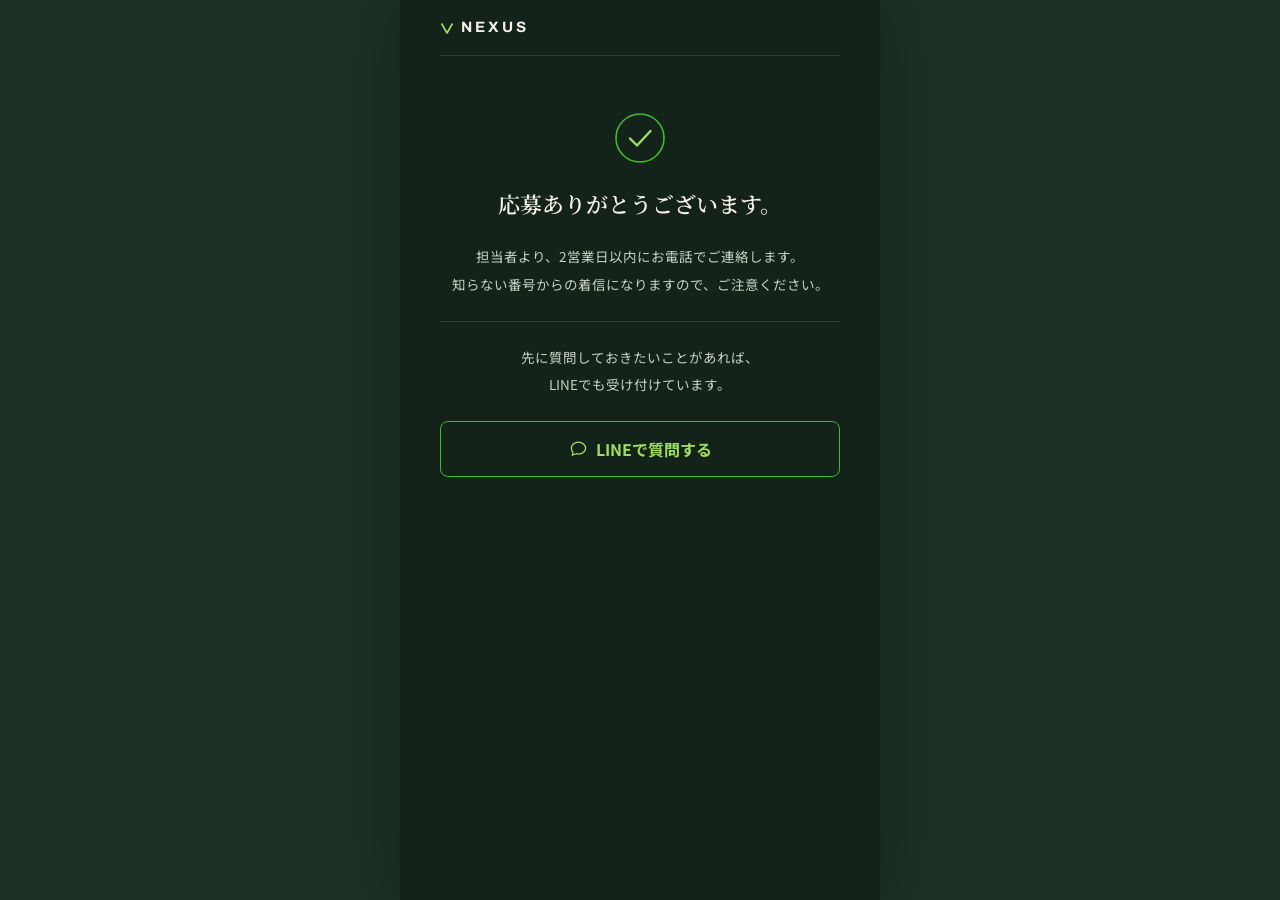
<file: thanks/index.html>
<!doctype html>
<html lang="ja">
<head>
<meta charset="utf-8">
<meta name="viewport" content="width=device-width, initial-scale=1">
<title>応募ありがとうございます｜NEXUS パーソナルトレーナー採用</title>
<meta name="description" content="ご応募ありがとうございます。担当者より2営業日以内にご連絡します。">
<meta name="robots" content="noindex, nofollow">

<link rel="preconnect" href="https://fonts.googleapis.com">
<link rel="preconnect" href="https://fonts.gstatic.com" crossorigin>
<link rel="stylesheet" href="https://fonts.googleapis.com/css2?family=Archivo:wght@600;700&family=Noto+Sans+JP:wght@400;500;700&family=Noto+Serif+JP:wght@600&display=swap">
<link rel="stylesheet" href="/styles.css">

<!-- Google Tag Manager -->
<script>(function(w,d,s,l,i){w[l]=w[l]||[];w[l].push({'gtm.start':
new Date().getTime(),event:'gtm.js'});var f=d.getElementsByTagName(s)[0],
j=d.createElement(s),dl=l!='dataLayer'?'&l='+l:'';j.async=true;j.src=
'https://www.googletagmanager.com/gtm.js?id='+i+dl;f.parentNode.insertBefore(j,f);
})(window,document,'script','dataLayer','GTM-TMS968DN');</script>
<!-- End Google Tag Manager -->

<script>
  /* コンバージョン。GTMで「trainer_application_complete」を
     カスタムイベントトリガーにして Meta Pixel の Lead を発火させること。 */
  window.dataLayer = window.dataLayer || [];
  window.dataLayer.push({ event: 'trainer_application_complete' });
</script>
</head>
<body style="padding-bottom:0">
<noscript><iframe src="https://www.googletagmanager.com/ns.html?id=GTM-TMS968DN"
height="0" width="0" style="display:none;visibility:hidden"></iframe></noscript>

<svg width="0" height="0" style="position:absolute" aria-hidden="true" focusable="false">
  <symbol id="i-chat" viewBox="0 0 24 24" fill="none"><path d="M21 11.5c0 4.14-4.03 7.5-9 7.5-1.02 0-2-.14-2.9-.4L4 20.5l1.2-3.3C3.83 15.72 3 13.7 3 11.5 3 7.36 7.03 4 12 4s9 3.36 9 7.5Z" stroke="currentColor" stroke-width="1.6" stroke-linejoin="round"/></symbol>
  <symbol id="i-logo" viewBox="0 0 14 14" fill="none"><path d="M1.5 2.5 7 12l5.5-9.5" stroke="currentColor" stroke-width="1.6" stroke-linejoin="round"/></symbol>
</svg>

<div class="page s-dark" style="min-height:100vh">
  <div class="wrap">
    <div class="hdr">
      <a class="logo" href="/"><svg width="14" height="14" style="color:var(--accent-2)"><use href="#i-logo"/></svg>NEXUS</a>
    </div>

    <div class="thanks">
      <svg width="52" height="52" viewBox="0 0 52 52" fill="none" aria-hidden="true">
        <circle cx="26" cy="26" r="24" stroke="#3DBB2A" stroke-width="1.6"/>
        <path d="M16 26.5 23 33.5 36.5 19" stroke="#9FE05A" stroke-width="2.4" stroke-linecap="round" stroke-linejoin="round"/>
      </svg>

      <h1>応募ありがとうございます。</h1>

      <p>担当者より、2営業日以内にお電話でご連絡します。<br>知らない番号からの着信になりますので、ご注意ください。</p>

      <hr>

      <p>先に質問しておきたいことがあれば、<br>LINEでも受け付けています。</p>

      <a class="btn btn-ghost" href="https://lin.ee/tHo9VZW" target="_blank" rel="noopener"><svg width="19" height="19"><use href="#i-chat"/></svg>LINEで質問する</a>
    </div>
  </div>
</div>
</body>
</html>
</file>
<file: styles.css>
/* ============================================================
   NEXUS パーソナルトレーナー採用LP
   カラー値は既存サイト（n-group-inc.com）のCSS変数からの実測値
   ============================================================ */

:root {
  /* ダーク面 */
  --ink: #14231A;
  --ink-2: #1D3025;
  --ink-3: #1B2C21;
  --on-dark: #F6F2E7;
  --muted-dark: #A6B3A0;
  --soft-dark: #8A9785;
  --hair-dark: rgba(246, 242, 231, 0.12);
  --hair-dark-2: rgba(246, 242, 231, 0.22);

  /* ライト面 */
  --paper: #F6F2E7;
  --paper-2: #EDE7D6;
  --card: #FFFDF7;
  --line: #C4BBA1;
  --line-soft: #E0D9C6;
  --muted: #6A6350;
  --body: #3F4A40;

  /* アクセント */
  --accent: #3DBB2A;         /* ダーク面のCTA */
  --accent-hover: #4FD139;
  --accent-2: #9FE05A;       /* ダーク面の強調文字 */
  --accent-deep: #127D24;    /* ライト面のCTA・強調文字 */
  --accent-deep-hover: #16912A;
  --accent-pressed: #0D5E1B;

  --error: #B85434;
  --error-dark: #E2795A;

  --maxw: 430px;
  --pad: 20px;
  --bar-h: 68px;

  --f-jp: "Noto Sans JP", "Hiragino Kaku Gothic ProN", "Yu Gothic", sans-serif;
  --f-serif: "Noto Serif JP", "Hiragino Mincho ProN", "Yu Mincho", serif;
  --f-num: Archivo, "Helvetica Neue", Arial, sans-serif;
}

* { box-sizing: border-box; }

html { -webkit-text-size-adjust: 100%; }

body {
  margin: 0;
  font-family: var(--f-jp);
  font-size: 15px;
  line-height: 1.9;
  color: var(--ink);
  background: var(--paper);
  -webkit-font-smoothing: antialiased;
  overflow-x: hidden;
  /* 追従CTAバーの分だけ余白を確保 */
  padding-bottom: calc(var(--bar-h) + env(safe-area-inset-bottom, 0px));
}

img { max-width: 100%; height: auto; display: block; }

a { color: var(--accent-deep); }
a:hover { color: var(--ink); }

:focus-visible {
  outline: 3px solid var(--accent-2);
  outline-offset: 2px;
}

.wrap {
  max-width: var(--maxw);
  margin-inline: auto;
  padding-inline: var(--pad);
}

.sr-only {
  position: absolute; width: 1px; height: 1px;
  padding: 0; margin: -1px; overflow: hidden;
  clip: rect(0 0 0 0); white-space: nowrap; border: 0;
}

/* ---------- 面 ---------- */
.s-dark { background: var(--ink); color: var(--on-dark); }
.s-light { background: var(--paper); color: var(--ink); }
.s-light-2 { background: var(--paper-2); color: var(--ink); }
section { padding-block: 58px 62px; }

/* ---------- 見出しユニット ---------- */
.eyebrow {
  font-family: var(--f-num);
  font-weight: 600;
  font-size: 11px;
  letter-spacing: 0.18em;
  color: var(--accent-deep);
  display: block;
  margin-bottom: 6px;
}
.s-dark .eyebrow { color: var(--accent-2); }

h2 {
  font-family: var(--f-serif);
  font-weight: 600;
  font-size: 21px;
  line-height: 1.55;
  margin: 0;
  text-wrap: balance;
  word-break: auto-phrase;
  line-break: strict;
}
.lede {
  word-break: auto-phrase;
  margin: 8px 0 0;
  font-size: 13px;
  line-height: 1.9;
  color: var(--muted);
}
.s-dark .lede { color: var(--muted-dark); }
.sec-head { margin-bottom: 30px; }

/* ---------- ボタン ---------- */
.btn {
  display: flex;
  align-items: center;
  justify-content: center;
  gap: 8px;
  min-height: 56px;
  padding: 8px 18px;
  border-radius: 8px;
  border: 1px solid transparent;
  font-family: var(--f-jp);
  font-size: 16px;
  font-weight: 700;
  text-decoration: none;
  cursor: pointer;
  transition: background-color .15s, border-color .15s, color .15s;
}
.btn svg { flex: none; }

.btn-primary { background: var(--accent); color: var(--on-dark); }
.btn-primary:hover { background: var(--accent-hover); color: var(--on-dark); }
.btn-primary:active { background: var(--accent-deep); }

.btn-primary-light { background: var(--accent-deep); color: var(--paper); }
.btn-primary-light:hover { background: var(--accent-deep-hover); color: var(--paper); }
.btn-primary-light:active { background: var(--accent-pressed); }

.btn-ghost { border-color: var(--accent); color: var(--accent-2); background: transparent; }
.btn-ghost:hover { border-color: var(--accent-2); color: var(--accent-2); }

.btn-ghost-light { border-color: var(--accent-deep); color: var(--accent-deep); background: transparent; }
.btn-ghost-light:hover { background: rgba(18, 125, 36, .06); color: var(--accent-deep); }

/* ---------- ヘッダー ---------- */
.hdr {
  height: 56px;
  display: flex;
  align-items: center;
  justify-content: space-between;
  border-bottom: 1px solid var(--hair-dark);
}
.logo {
  display: flex; align-items: center; gap: 7px;
  font-family: var(--f-num); font-weight: 700; font-size: 15px;
  letter-spacing: 0.20em; color: var(--on-dark); text-decoration: none;
}
.hdr .btn {
  min-height: 44px; padding: 0 16px; font-size: 13px; border-radius: 6px;
}

/* ---------- ファーストビュー ---------- */
.hero { background: var(--ink); color: var(--on-dark); }
.hero-photo {
  height: 208px;
  background: var(--ink-2);
  border-bottom: 1px solid var(--hair-dark);
  display: grid;
  place-items: center;
  overflow: hidden;
}
.hero-photo img { width: 100%; height: 100%; object-fit: cover; }
.photo-slot {
  border: 1px dashed rgba(246, 242, 231, .28);
  border-radius: 4px;
  padding: 14px 18px;
  display: grid;
  justify-items: center;
  gap: 6px;
  font-size: 11px;
  color: rgba(246, 242, 231, .62);
  text-align: center;
}
.hero-body { padding-block: 22px 26px; display: grid; gap: 16px; }

.badges { display: flex; flex-wrap: wrap; gap: 6px; margin: 0; padding: 0; list-style: none; }
.badges li {
  font-size: 11px; font-weight: 500; padding: 5px 10px;
  border: 1px solid var(--hair-dark-2); border-radius: 100px;
}

h1 {
  font-family: var(--f-serif);
  font-weight: 600;
  font-size: 21px;
  line-height: 1.6;
  margin: 0;
  word-break: auto-phrase;
  line-break: strict;
}
h1 .num { font-family: var(--f-num); font-weight: 700; color: var(--accent-2); }

.hero-sub { margin: 0; font-size: 13px; line-height: 1.95; color: var(--muted-dark); }
.hero-cta { display: grid; gap: 10px; }
.cta-note { margin: 0; text-align: center; font-size: 11px; color: var(--soft-dark); }

.award {
  display: flex; align-items: center; gap: 10px;
  padding-top: 14px; border-top: 1px solid var(--hair-dark);
  font-size: 11px; line-height: 1.6; color: var(--muted-dark);
}

/* ---------- 定義リスト（募集の要点） ---------- */
.facts { margin: 0; border-top: 1px solid var(--line); }
.fact {
  display: grid;
  grid-template-columns: 84px 1fr;
  gap: 14px;
  padding-block: 19px;
  border-bottom: 1px solid var(--line);
  align-items: start;
}
.fact dt { font-size: 12px; font-weight: 500; color: var(--muted); line-height: 1.7; }
.fact dd { word-break: auto-phrase; margin: 0; font-size: 15px; font-weight: 700; line-height: 1.7; }
.fact dd .n { font-family: var(--f-num); font-size: 17px; }
.fact .sub { display: block; font-size: 12px; font-weight: 400; line-height: 1.75; color: var(--muted); margin-top: 4px; }
.fact .hl { color: var(--accent-deep); }

/* ---------- 給与ステップ ---------- */
.steps { display: grid; gap: 26px; margin-bottom: 30px; }
.step { display: grid; gap: 8px; }
.step-top { display: flex; align-items: baseline; justify-content: space-between; gap: 10px; }
.step-no { font-family: var(--f-num); font-weight: 600; font-size: 11px; letter-spacing: .14em; color: var(--soft-dark); }
.step-when { font-size: 11px; color: var(--soft-dark); text-align: right; }
.step.is-top .step-no, .step.is-top .step-when { color: var(--accent-2); }
.meter { height: 6px; background: rgba(246,242,231,.10); border-radius: 3px; overflow: hidden; }
.meter i { display: block; height: 100%; background: var(--accent); border-radius: 3px; }
.step.is-top .meter i { background: var(--accent-2); }
.amount { display: flex; align-items: baseline; flex-wrap: wrap; gap: 4px; }
.amount .n { font-family: var(--f-num); font-weight: 700; font-size: 27px; line-height: 1.2; }
.amount .unit { font-size: 13px; font-weight: 700; }
.amount .lbl { font-size: 12px; color: var(--muted-dark); }
.step.is-top .amount .n, .step.is-top .amount .unit { color: var(--accent-2); }
.step p { margin: 0; font-size: 12px; line-height: 1.8; color: var(--muted-dark); }

.panel-outline {
  border: 1px solid var(--accent);
  border-radius: 8px;
  background: var(--ink-2);
  padding: 18px 18px 20px;
  display: grid;
  gap: 10px;
}
.panel-outline h3 { margin: 0; font-size: 12px; font-weight: 700; color: var(--accent-2); }
.panel-outline p { margin: 0; font-size: 12px; line-height: 1.85; color: var(--muted-dark); }
.note-dark { margin: 16px 0 0; font-size: 11px; line-height: 1.8; color: var(--soft-dark); }

/* ---------- 先輩カード ---------- */
.members { display: grid; gap: 18px; }
.member {
  border: 1px solid var(--line);
  background: var(--card);
  padding: 18px;
  display: grid;
  gap: 14px;
}
.member-top { display: grid; grid-template-columns: 76px 1fr; gap: 14px; align-items: center; }
.member-id { display: grid; gap: 7px; }
.member-name { font-size: 18px; font-weight: 700; line-height: 1.4; }
.member-name span { font-size: 12px; font-weight: 500; color: var(--muted); }
.chip {
  font-size: 11px; font-weight: 500; padding: 4px 9px;
  border: 1px solid var(--line); border-radius: 100px;
  color: var(--muted); background: var(--paper);
  justify-self: start;
}
.member-stats {
  display: grid; grid-template-columns: 1fr 1fr; gap: 12px;
  padding-block: 14px;
  border-top: 1px solid var(--line-soft);
  border-bottom: 1px solid var(--line-soft);
}
.stat { display: grid; gap: 3px; }
.stat dt { font-size: 11px; font-weight: 500; color: var(--muted); }
.stat dd { margin: 0; font-family: var(--f-num); font-weight: 700; line-height: 1.15; font-size: 20px; }
.stat dd .u { font-family: var(--f-jp); font-size: 13px; }
.stat.is-pay dd { font-size: 28px; color: var(--accent-deep); }
.stat.is-pay dd .u { font-size: 14px; font-weight: 700; }
.member-cmt { margin: 0; font-size: 13px; line-height: 1.95; color: var(--body); }
.disclaimer { margin: 18px 0 22px; font-size: 11px; line-height: 1.8; color: var(--muted); }

/* ---------- 大きな数字（研修） ---------- */
.reasons { display: grid; gap: 20px; }
.reason { border-top: 2px solid var(--ink); padding-block: 18px 20px; display: grid; gap: 8px; }
.reason.is-hl { border-top-color: var(--accent-deep); }
.reason .fig { display: flex; align-items: baseline; gap: 6px; }
.reason .fig b { font-family: var(--f-num); font-weight: 700; font-size: 44px; line-height: 1; letter-spacing: -.02em; }
.reason .fig span { font-size: 16px; font-weight: 700; }
.reason.is-hl .fig b, .reason.is-hl .fig span { color: var(--accent-deep); }
.reason h3 { margin: 0; font-size: 15px; font-weight: 700; }
.reason p { margin: 0; font-size: 13px; line-height: 1.95; color: var(--body); }

/* ---------- タイムライン ---------- */
.timeline { display: grid; gap: 20px; margin-bottom: 24px; }
.tl-row { display: grid; grid-template-columns: 54px 1fr; gap: 14px; align-items: start; }
.tl-time { font-family: var(--f-num); font-weight: 600; font-size: 14px; color: var(--accent-2); padding-top: 1px; }
.tl-body { padding-left: 16px; border-left: 2px solid var(--hair-dark-2); display: grid; gap: 3px; }
.tl-row:first-child .tl-body, .tl-row:last-child .tl-body { border-left-color: var(--accent); }
.tl-body b { font-size: 14px; font-weight: 700; }
.tl-body span { font-size: 12px; line-height: 1.8; color: var(--muted-dark); }

.shift { display: grid; gap: 12px; }
.shift-card { background: var(--ink-2); border-radius: 8px; padding: 16px 16px 18px; display: grid; gap: 8px; }
.shift-card.is-hl { border: 1px solid var(--accent); }
.shift-card h3 { margin: 0; font-size: 13px; font-weight: 700; display: flex; align-items: baseline; gap: 8px; }
.shift-card h3 i { font-family: var(--f-num); font-style: normal; font-weight: 700; color: var(--accent-2); }
.shift-card p { margin: 0; font-size: 12px; line-height: 1.9; color: var(--muted-dark); }

/* ---------- 待遇 ---------- */
.perks-hl { display: grid; gap: 10px; margin-bottom: 24px; }
.perk {
  border: 1px solid var(--accent-deep); border-radius: 8px; background: var(--card);
  padding: 16px 16px 18px; display: grid; gap: 6px;
}
.perk b { font-size: 16px; color: var(--accent-deep); }
.perk span { font-size: 12.5px; line-height: 1.85; color: var(--body); }

.perk-list {
  margin: 0 0 24px; padding: 20px 0 0; list-style: none;
  border-top: 1px solid var(--line);
  display: grid; grid-template-columns: repeat(2, minmax(0, 1fr)); gap: 16px 14px;
}
.perk-list li {
  display: grid; grid-template-columns: 15px 1fr; gap: 8px; align-items: start;
  font-size: 12.5px; line-height: 1.7; color: var(--body);
}

/* ---------- キャリア ---------- */
.path { display: grid; margin-block: 4px 26px; }
.path-step { display: flex; align-items: center; gap: 14px; padding-block: 4px; font-size: 16px; font-weight: 700; }
.path-dot { width: 10px; height: 10px; border-radius: 50%; background: var(--accent); flex: none; }
.path-step:first-child .path-dot { background: var(--accent-2); }
.path-step.is-last { color: var(--accent-2); }
.path-step.is-last .path-dot { background: transparent; border: 2px solid var(--accent-2); }
.path-link { width: 1px; height: 26px; background: var(--hair-dark-2); margin-left: 4.5px; }
.career-body { margin: 0 0 26px; font-size: 13.5px; line-height: 2; color: #C7D2C2; }
.media-note { background: var(--ink-2); border-radius: 8px; padding: 16px 16px 18px; display: grid; gap: 7px; }
.media-note b { font-family: var(--f-num); font-size: 10px; letter-spacing: .16em; color: var(--soft-dark); font-weight: 600; }
.media-note p { margin: 0; font-size: 12.5px; line-height: 1.9; color: var(--muted-dark); }

/* ---------- 勤務地 ---------- */
.tabs {
  display: flex; gap: 7px; margin-bottom: 18px;
  overflow-x: auto; scrollbar-width: none;
  -webkit-overflow-scrolling: touch;
  padding-bottom: 2px;
}
.tabs::-webkit-scrollbar { display: none; }
.tab {
  flex: none; min-height: 44px; padding: 0 14px; border-radius: 100px;
  display: flex; align-items: center; gap: 5px;
  font-family: var(--f-jp); font-size: 13px; font-weight: 700;
  white-space: nowrap; cursor: pointer;
  background: transparent; border: 1px solid var(--line); color: var(--muted);
}
.tab .c { font-family: var(--f-num); font-weight: 600; font-size: 11px; opacity: .75; }
.tab[aria-selected="true"] { background: var(--ink); border-color: var(--ink); color: var(--paper); }

.stores { margin: 0; padding: 0; list-style: none; display: grid; grid-template-columns: repeat(2, minmax(0, 1fr)); gap: 0 16px; }
.area-panel > .stores { border-top: 1px solid var(--line); }
.stores li {
  display: grid; grid-template-columns: 13px 1fr; gap: 7px; align-items: center;
  padding-block: 12px; border-bottom: 1px solid var(--line-soft);
  font-size: 13px; line-height: 1.5;
}
.more { margin-top: 16px; }
.more > summary {
  list-style: none; cursor: pointer;
  min-height: 48px; padding: 0 16px;
  border: 1px solid var(--accent-deep); border-radius: 8px;
  display: flex; align-items: center; justify-content: center; gap: 8px;
  font-size: 14px; font-weight: 700; color: var(--accent-deep);
}
.more > summary::-webkit-details-marker { display: none; }
.more > summary .chev { transition: transform .18s; }
.more[open] > summary .chev { transform: rotate(180deg); }
.more[open] > summary { margin-bottom: 4px; }
.note-light { margin: 18px 0 0; font-size: 12px; line-height: 1.9; color: var(--muted); }

/* ---------- 選考フロー ---------- */
.flow { border-top: 1px solid var(--line); margin-bottom: 22px; }
.flow-step {
  display: grid; grid-template-columns: 34px 1fr auto; gap: 12px;
  padding-block: 20px; border-bottom: 1px solid var(--line); align-items: start;
}
.flow-no { font-family: var(--f-num); font-weight: 700; font-size: 20px; line-height: 1.2; color: var(--accent-deep); }
.flow-body { display: grid; gap: 4px; }
.flow-body b { font-size: 15px; font-weight: 700; }
.flow-body span { font-size: 12.5px; line-height: 1.8; color: var(--body); }
.flow-days { font-family: var(--f-num); font-weight: 600; font-size: 11px; color: var(--muted); white-space: nowrap; padding-top: 4px; }
.flow-step.is-last .flow-days { color: var(--accent-deep); }
.chips { display: flex; flex-wrap: wrap; gap: 8px; margin: 0; padding: 0; list-style: none; }
.chips li {
  font-size: 11.5px; font-weight: 500; padding: 6px 11px;
  border: 1px solid var(--accent-deep); border-radius: 100px; color: var(--accent-deep);
}

/* ---------- FAQ ---------- */
.faq { border-top: 1px solid var(--line); }
.faq > details { border-bottom: 1px solid var(--line); }
.faq > details[open] { background: var(--paper-2); }
.faq summary {
  list-style: none; cursor: pointer;
  display: grid; grid-template-columns: 18px 1fr 18px; gap: 10px; align-items: center;
  min-height: 60px; padding: 16px 12px;
}
.faq summary::-webkit-details-marker { display: none; }
.faq summary .q { font-family: var(--f-num); font-weight: 700; font-size: 14px; color: var(--accent-deep); }
.faq summary .t { font-size: 13.5px; font-weight: 700; line-height: 1.65; }
.faq summary .chev { transition: transform .18s; }
.faq details[open] summary .chev { transform: rotate(180deg); }
.faq details[open] summary .chev path { stroke: var(--accent-deep); }
.faq .a { display: grid; grid-template-columns: 18px 1fr; gap: 10px; padding: 0 14px 18px 12px; }
.faq .a b { font-family: var(--f-num); font-weight: 700; font-size: 14px; color: var(--muted); }
.faq .a p { margin: 0; font-size: 13px; line-height: 2; color: var(--body); }

/* ---------- 応募（クリーム面） ---------- */
.line-block {
  border: 1px solid var(--accent-deep); border-radius: 8px; background: var(--card);
  padding: 20px 18px; display: grid; gap: 12px; margin-bottom: 24px;
}
.line-block b { font-size: 16px; font-weight: 700; }
.line-block p { margin: 0; font-size: 12.5px; line-height: 1.9; color: var(--body); }

.or { display: flex; align-items: center; gap: 12px; margin-bottom: 24px; }
.or::before, .or::after { content: ""; flex: 1; height: 1px; background: var(--line); }
.or span { font-size: 11px; color: var(--muted); }

.form-slot {
  background: var(--card);
  border: 1px solid var(--line);
  border-radius: 8px;
  padding: 8px;
  min-height: 520px;
}
.form-slot iframe { width: 100%; border: 0; display: block; }
.form-fallback {
  margin: 0; padding: 32px 20px; text-align: center;
  font-size: 13px; line-height: 1.95; color: var(--muted);
}
.consent { margin: 16px 0 0; font-size: 11.5px; line-height: 1.9; color: var(--muted); }

/* ---------- フッター ---------- */
.ftr { background: var(--ink); color: var(--on-dark); padding-block: 40px 28px; }
.ftr-inner { display: grid; gap: 22px; }
.ftr address { font-style: normal; display: grid; gap: 6px; }
.ftr address b { font-size: 13px; }
.ftr address span { font-size: 12px; line-height: 1.85; color: var(--muted-dark); }
.ftr-links { display: grid; gap: 2px; padding-top: 20px; border-top: 1px solid var(--hair-dark); }
.ftr-links a {
  font-size: 12.5px; color: var(--muted-dark); text-decoration: none;
  display: flex; align-items: center; gap: 6px;
  min-height: 44px;
}
.ftr-links a:hover { color: var(--accent-2); }
.copyright {
  margin: 0; padding-top: 16px; border-top: 1px solid var(--hair-dark);
  font-family: var(--f-num); font-size: 10.5px; letter-spacing: .06em; color: var(--soft-dark);
}

/* ---------- 追従CTAバー ---------- */
.bar {
  position: fixed; inset: auto 0 0 0; z-index: 50;
  background: var(--ink-3);
  border-top: 1px solid rgba(246, 242, 231, .16);
  padding: 8px var(--pad) calc(8px + env(safe-area-inset-bottom, 0px));
  transition: transform .22s ease, opacity .22s ease;
}
.bar-inner { max-width: var(--maxw); margin-inline: auto; display: flex; gap: 10px; }
.bar .btn { flex: 6 1 0; min-height: 52px; font-size: 15px; padding-inline: 8px; }
.bar .btn.is-sub { flex: 4 1 0; }
.bar.is-off { transform: translateY(110%); opacity: 0; pointer-events: none; }

@media (prefers-reduced-motion: reduce) {
  .bar { transition: none; }
  .more > summary .chev, .faq summary .chev { transition: none; }
}

/* ---------- サンクスページ ---------- */
.thanks { min-height: 70vh; display: grid; align-content: start; gap: 22px; padding-block: 56px 48px; text-align: center; justify-items: center; }
.thanks h1 { font-size: 22px; }
.thanks p { margin: 0; font-size: 13.5px; line-height: 2.05; color: #C7D2C2; }
.thanks hr { width: 100%; height: 1px; background: var(--hair-dark); border: 0; margin: 0; }
.thanks .btn { width: 100%; }

/* ---------- 広い画面 ---------- */
@media (min-width: 700px) {
  body { background: var(--ink-2); }
  .page { max-width: 480px; margin-inline: auto; background: var(--paper); box-shadow: 0 0 60px rgba(0,0,0,.25); }
  /* ダーク面のページ（/thanks/）が上の .page に背景を奪われないように */
  .page.s-dark { background: var(--ink); }
  :root { --maxw: 440px; }
  .bar-inner { max-width: 440px; }
}


/* ---------- 引用バンド（息継ぎ用） ---------- */
.quote-band { padding-block: 76px 80px; }
.quote-band .wrap { display: grid; gap: 20px; }
.quote-rule { width: 40px; height: 2px; background: var(--accent-2); }
.quote {
  margin: 0;
  font-family: var(--f-serif);
  font-weight: 600;
  font-size: 22px;
  line-height: 2.05;
  letter-spacing: .01em;
  color: var(--on-dark);
  word-break: auto-phrase;
}
.quote-sub { margin: 0; font-size: 13px; line-height: 1.9; color: var(--muted-dark); }

/* ---------- 写真バンド ----------
   実写真が用意できたら、index.html の該当コメントを
   このマークアップに差し替えるだけで入ります。 */


/* ---------- 写真スクリム ----------
   ストック写真の上に重ねる暗幕。目的は2つ。
   ①ブランドのダークグリーンに色調を寄せる
   ②人物を「風景の一部」として見せ、自社スタッフの紹介と誤読させない
   実写真（NEXUS提供）に差し替えたら .is-light を足して薄くする。 */
.scrim { position: relative; overflow: hidden; background: var(--ink); isolation: isolate; }
.scrim > img {
  width: 100%; height: 100%; object-fit: cover; display: block;
  filter: grayscale(.38) contrast(1.06) brightness(.66);
}
.scrim::after {
  content: ""; position: absolute; inset: 0; pointer-events: none;
  background: rgba(20, 35, 26, .52);
  mix-blend-mode: multiply;
}
.scrim.is-light > img { filter: grayscale(.1) contrast(1.02) brightness(.92); }
.scrim.is-light::after { background: rgba(20, 35, 26, .18); }

/* 写真バンドは全幅。キャプションは付けない
   （ストック写真に自社施設の説明を付けると事実と異なるため） */
.band { margin: 0; }
.band.scrim > img { height: 260px; }
</file>
